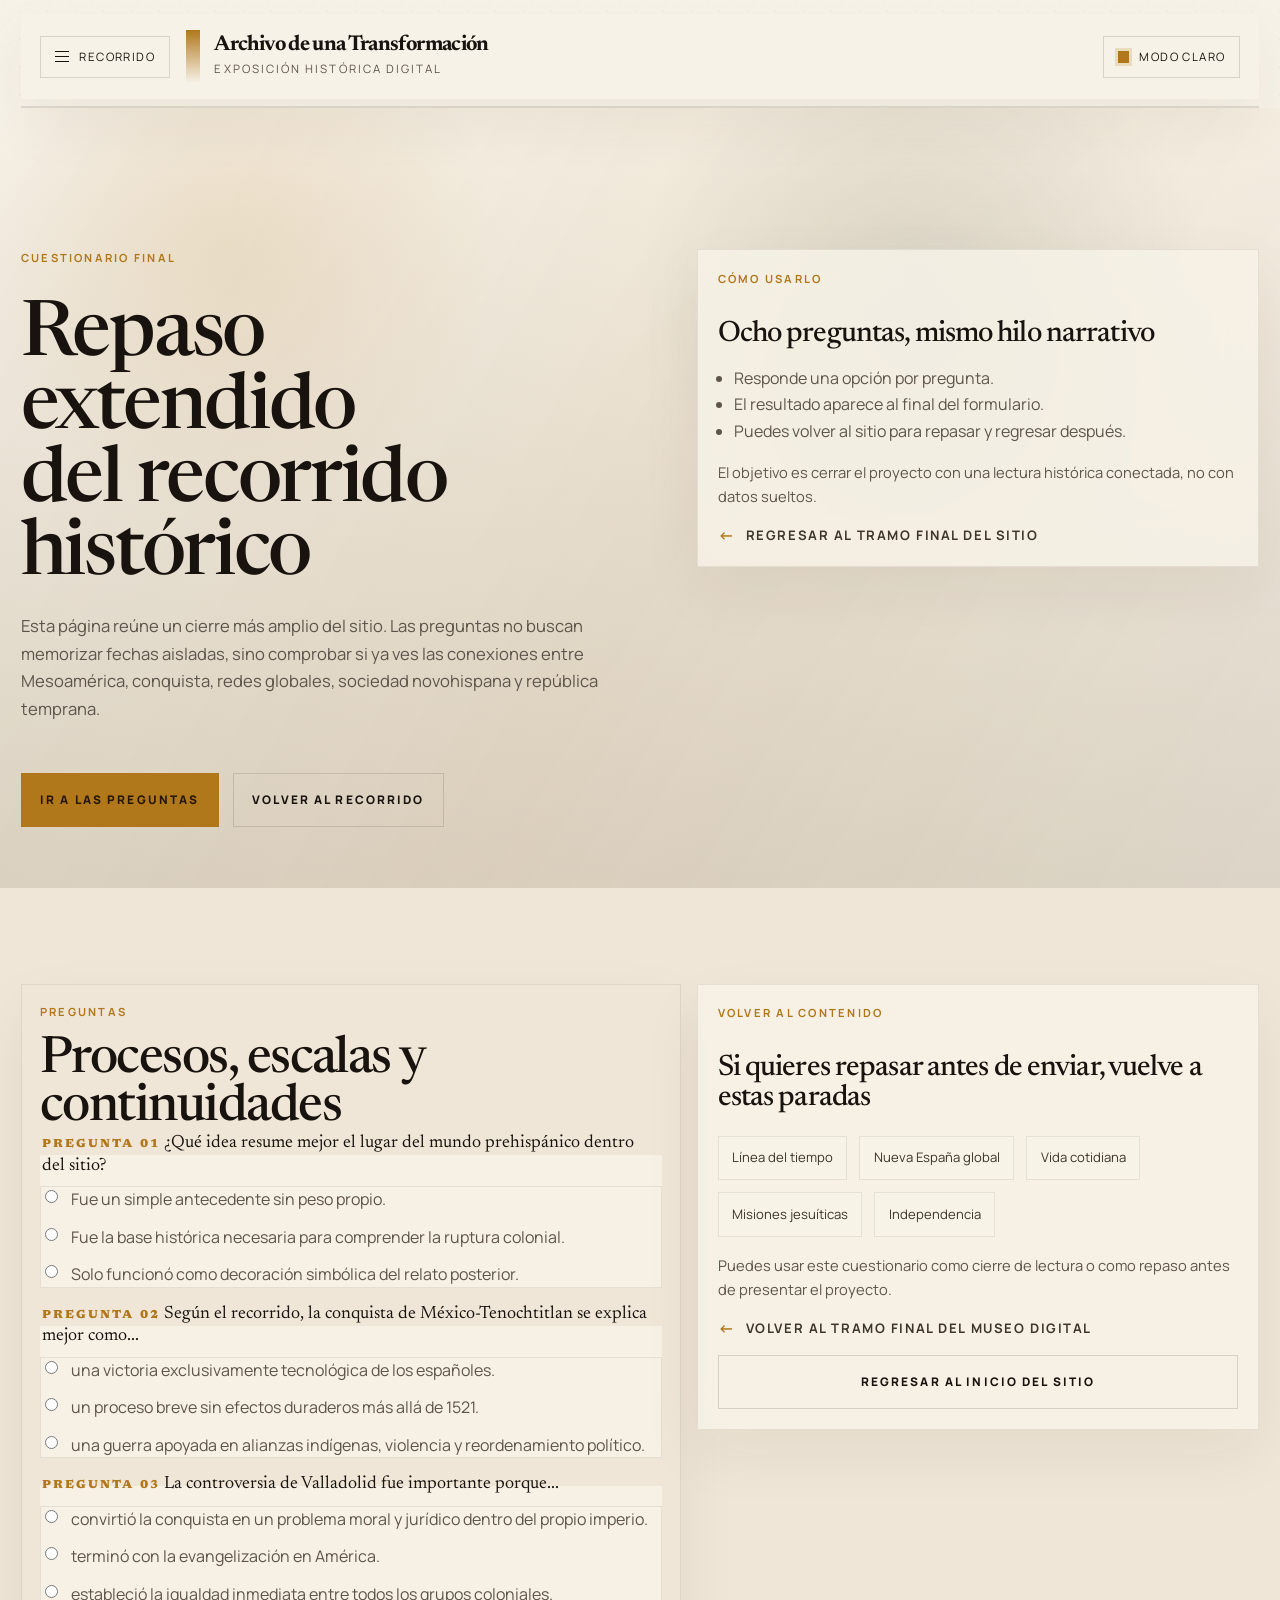
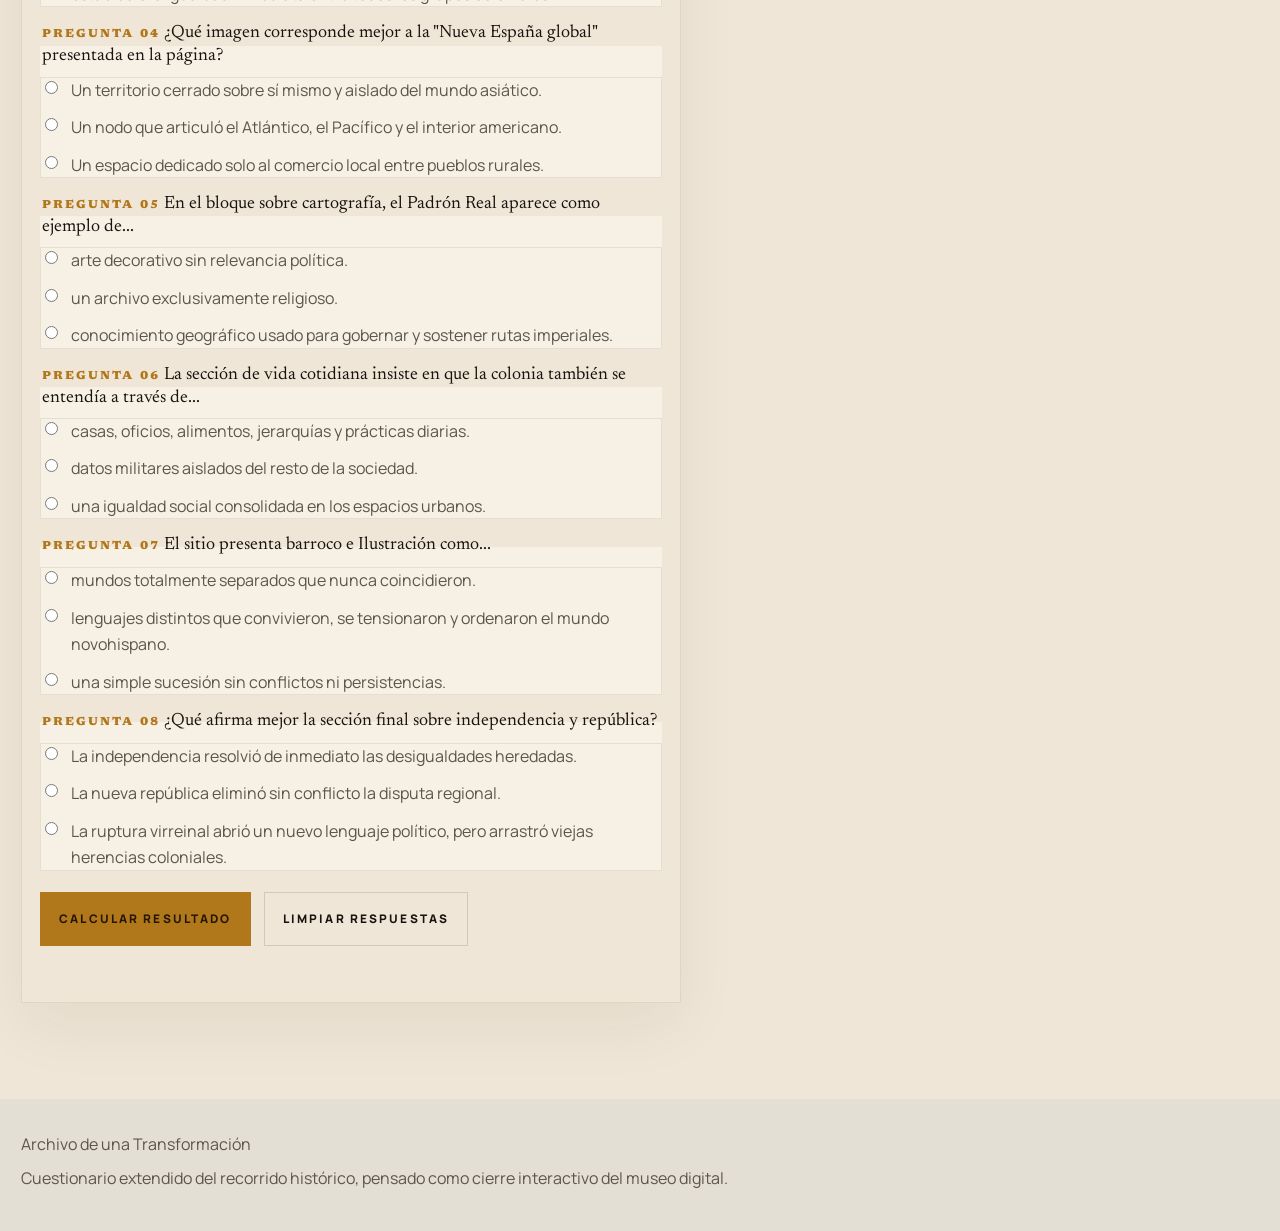
<file: quiz.html>
<!DOCTYPE html>
<html lang="es" data-theme="light">
  <head>
    <meta charset="UTF-8" />
    <meta name="viewport" content="width=device-width, initial-scale=1.0" />
    <meta
      name="description"
      content="Cuestionario extendido del recorrido histórico sobre el mundo prehispánico, la Nueva España y la consolidación republicana."
    />
    <meta name="theme-color" content="#f7f2e8" />
    <title>Cuestionario | Archivo de una Transformación</title>
    <link rel="preconnect" href="https://fonts.googleapis.com" />
    <link rel="preconnect" href="https://fonts.gstatic.com" crossorigin />
    <link
      href="https://fonts.googleapis.com/css2?family=Newsreader:opsz,wght@6..72,400;6..72,500;6..72,600;6..72,700&family=Manrope:wght@400;500;600;700;800&display=swap"
      rel="stylesheet"
    />
    <link rel="stylesheet" href="styles.css" />
  </head>
  <body>
    <a class="skip-link" href="#contenido">Saltar al contenido principal</a>

    <header class="site-header">
      <nav class="site-nav container" aria-label="Navegación principal">
        <button
          class="menu-toggle"
          type="button"
          aria-expanded="false"
          aria-controls="menu-principal"
        >
          <span class="menu-toggle-icon" aria-hidden="true">
            <span></span>
            <span></span>
            <span></span>
          </span>
          <span class="menu-toggle-label">Recorrido</span>
        </button>

        <a class="brand" href="index.html#inicio">
          <span class="brand-mark" aria-hidden="true"></span>
          <span class="brand-text">
            <strong>Archivo de una Transformación</strong>
            <small>Exposición histórica digital</small>
          </span>
        </a>

        <div class="nav-actions">
          <button
            class="theme-toggle"
            type="button"
            aria-pressed="false"
            aria-label="Cambiar tema de color"
          >
            <span class="theme-toggle-dot" aria-hidden="true"></span>
            <span class="theme-toggle-label">Modo claro</span>
          </button>
        </div>
      </nav>

      <div class="reading-progress" aria-hidden="true">
        <span class="reading-progress-bar"></span>
      </div>

      <div class="menu-overlay" aria-hidden="true"></div>

      <aside
        class="menu-drawer"
        id="menu-principal"
        aria-label="Secciones del sitio"
        aria-hidden="true"
      >
        <div class="menu-drawer-head">
          <div>
            <p class="eyebrow">Navegación</p>
            <h2>Muévete por el proyecto</h2>
          </div>
          <button class="menu-close" type="button" aria-label="Cerrar menú">Cerrar</button>
        </div>

        <div class="menu-links">
          <a href="index.html#inicio">Inicio</a>
          <a href="index.html#linea-del-tiempo">Línea del tiempo</a>
          <a href="index.html#prehispanico">Culturas prehispánicas</a>
          <a href="index.html#conquista">Conquista</a>
          <a href="index.html#global">Nueva España global</a>
          <a href="index.html#sociedad">Vida cotidiana</a>
          <a href="index.html#barroco-ilustracion">Barroco e Ilustración</a>
          <a href="index.html#misiones">Misiones jesuíticas</a>
          <a href="index.html#independencia">Independencia</a>
          <a href="index.html#fuentes">Fuentes</a>
          <a href="#quiz-top">Cuestionario extendido</a>
        </div>

        <div class="menu-drawer-footer">
          <p>
            Desde aquí puedes regresar a cualquier sección del museo digital o
            quedarte en esta evaluación extendida.
          </p>
          <a class="button button-primary" href="index.html#independencia">Volver al recorrido</a>
        </div>
      </aside>
    </header>

    <main id="contenido">
      <section class="subpage-hero" id="quiz-top">
        <div class="container quiz-hero-grid">
          <div class="quiz-intro">
            <p class="eyebrow">Cuestionario final</p>
            <h1>Repaso extendido del recorrido histórico</h1>
            <p>
              Esta página reúne un cierre más amplio del sitio. Las preguntas no
              buscan memorizar fechas aisladas, sino comprobar si ya ves las
              conexiones entre Mesoamérica, conquista, redes globales, sociedad
              novohispana y república temprana.
            </p>
            <div class="hero-actions">
              <a class="button button-primary" href="#cuestionario">Ir a las preguntas</a>
              <a class="button button-secondary" href="index.html#independencia">Volver al recorrido</a>
            </div>
          </div>

          <aside class="quiz-meta">
            <p class="card-kicker">Cómo usarlo</p>
            <h3>Ocho preguntas, mismo hilo narrativo</h3>
            <ul>
              <li>Responde una opción por pregunta.</li>
              <li>El resultado aparece al final del formulario.</li>
              <li>Puedes volver al sitio para repasar y regresar después.</li>
            </ul>
            <p class="quiz-note">
              El objetivo es cerrar el proyecto con una lectura histórica
              conectada, no con datos sueltos.
            </p>
            <a class="quiz-return" href="index.html#independencia">Regresar al tramo final del sitio</a>
          </aside>
        </div>
      </section>

      <section class="section section-paper" id="cuestionario">
        <div class="container section-shell">
          <div class="quiz-layout">
            <div class="quiz-shell">
              <p class="card-kicker">Preguntas</p>
              <h2>Procesos, escalas y continuidades</h2>
              <form class="quiz-form quiz-form-extended" id="quiz-form">
                <fieldset class="quiz-question" data-answer="b">
                  <legend>
                    <span class="question-index">Pregunta 01</span>
                    ¿Qué idea resume mejor el lugar del mundo prehispánico dentro del sitio?
                  </legend>
                  <label><input type="radio" name="q1" value="a" /> Fue un simple antecedente sin peso propio.</label>
                  <label><input type="radio" name="q1" value="b" /> Fue la base histórica necesaria para comprender la ruptura colonial.</label>
                  <label><input type="radio" name="q1" value="c" /> Solo funcionó como decoración simbólica del relato posterior.</label>
                </fieldset>

                <fieldset class="quiz-question" data-answer="c">
                  <legend>
                    <span class="question-index">Pregunta 02</span>
                    Según el recorrido, la conquista de México-Tenochtitlan se explica mejor como...
                  </legend>
                  <label><input type="radio" name="q2" value="a" /> una victoria exclusivamente tecnológica de los españoles.</label>
                  <label><input type="radio" name="q2" value="b" /> un proceso breve sin efectos duraderos más allá de 1521.</label>
                  <label><input type="radio" name="q2" value="c" /> una guerra apoyada en alianzas indígenas, violencia y reordenamiento político.</label>
                </fieldset>

                <fieldset class="quiz-question" data-answer="a">
                  <legend>
                    <span class="question-index">Pregunta 03</span>
                    La controversia de Valladolid fue importante porque...
                  </legend>
                  <label><input type="radio" name="q3" value="a" /> convirtió la conquista en un problema moral y jurídico dentro del propio imperio.</label>
                  <label><input type="radio" name="q3" value="b" /> terminó con la evangelización en América.</label>
                  <label><input type="radio" name="q3" value="c" /> estableció la igualdad inmediata entre todos los grupos coloniales.</label>
                </fieldset>

                <fieldset class="quiz-question" data-answer="b">
                  <legend>
                    <span class="question-index">Pregunta 04</span>
                    ¿Qué imagen corresponde mejor a la "Nueva España global" presentada en la página?
                  </legend>
                  <label><input type="radio" name="q4" value="a" /> Un territorio cerrado sobre sí mismo y aislado del mundo asiático.</label>
                  <label><input type="radio" name="q4" value="b" /> Un nodo que articuló el Atlántico, el Pacífico y el interior americano.</label>
                  <label><input type="radio" name="q4" value="c" /> Un espacio dedicado solo al comercio local entre pueblos rurales.</label>
                </fieldset>

                <fieldset class="quiz-question" data-answer="c">
                  <legend>
                    <span class="question-index">Pregunta 05</span>
                    En el bloque sobre cartografía, el Padrón Real aparece como ejemplo de...
                  </legend>
                  <label><input type="radio" name="q5" value="a" /> arte decorativo sin relevancia política.</label>
                  <label><input type="radio" name="q5" value="b" /> un archivo exclusivamente religioso.</label>
                  <label><input type="radio" name="q5" value="c" /> conocimiento geográfico usado para gobernar y sostener rutas imperiales.</label>
                </fieldset>

                <fieldset class="quiz-question" data-answer="a">
                  <legend>
                    <span class="question-index">Pregunta 06</span>
                    La sección de vida cotidiana insiste en que la colonia también se entendía a través de...
                  </legend>
                  <label><input type="radio" name="q6" value="a" /> casas, oficios, alimentos, jerarquías y prácticas diarias.</label>
                  <label><input type="radio" name="q6" value="b" /> datos militares aislados del resto de la sociedad.</label>
                  <label><input type="radio" name="q6" value="c" /> una igualdad social consolidada en los espacios urbanos.</label>
                </fieldset>

                <fieldset class="quiz-question" data-answer="b">
                  <legend>
                    <span class="question-index">Pregunta 07</span>
                    El sitio presenta barroco e Ilustración como...
                  </legend>
                  <label><input type="radio" name="q7" value="a" /> mundos totalmente separados que nunca coincidieron.</label>
                  <label><input type="radio" name="q7" value="b" /> lenguajes distintos que convivieron, se tensionaron y ordenaron el mundo novohispano.</label>
                  <label><input type="radio" name="q7" value="c" /> una simple sucesión sin conflictos ni persistencias.</label>
                </fieldset>

                <fieldset class="quiz-question" data-answer="c">
                  <legend>
                    <span class="question-index">Pregunta 08</span>
                    ¿Qué afirma mejor la sección final sobre independencia y república?
                  </legend>
                  <label><input type="radio" name="q8" value="a" /> La independencia resolvió de inmediato las desigualdades heredadas.</label>
                  <label><input type="radio" name="q8" value="b" /> La nueva república eliminó sin conflicto la disputa regional.</label>
                  <label><input type="radio" name="q8" value="c" /> La ruptura virreinal abrió un nuevo lenguaje político, pero arrastró viejas herencias coloniales.</label>
                </fieldset>

                <div class="quiz-actions-row">
                  <button class="button button-primary" type="submit">Calcular resultado</button>
                  <button class="button button-secondary" type="reset">Limpiar respuestas</button>
                </div>
                <p class="quiz-result" id="quiz-result" aria-live="polite"></p>
              </form>
            </div>

            <aside class="quiz-meta">
              <p class="card-kicker">Volver al contenido</p>
              <h3>Si quieres repasar antes de enviar, vuelve a estas paradas</h3>
              <div class="section-jump-links">
                <a href="index.html#linea-del-tiempo">Línea del tiempo</a>
                <a href="index.html#global">Nueva España global</a>
                <a href="index.html#sociedad">Vida cotidiana</a>
                <a href="index.html#misiones">Misiones jesuíticas</a>
                <a href="index.html#independencia">Independencia</a>
              </div>
              <p class="quiz-note">
                Puedes usar este cuestionario como cierre de lectura o como
                repaso antes de presentar el proyecto.
              </p>
              <a class="quiz-return" href="index.html#independencia">Volver al tramo final del museo digital</a>
              <a class="button button-secondary" href="index.html#inicio">Regresar al inicio del sitio</a>
            </aside>
          </div>
        </div>
      </section>
    </main>

    <footer class="site-footer">
      <div class="container footer-grid">
        <p>Archivo de una Transformación</p>
        <p>Cuestionario extendido del recorrido histórico, pensado como cierre interactivo del museo digital.</p>
      </div>
    </footer>

    <script src="script.js"></script>
  </body>
</html>
</file>
<file: styles.css>
:root {
  --bg: #f7f2e8;
  --surface: #f7f2e8;
  --surface-low: #efe6d7;
  --surface-high: #e5d9c5;
  --surface-hero: #ede1cf;
  --glass: rgba(247, 242, 232, 0.84);
  --glass-strong: rgba(241, 233, 221, 0.94);
  --text: #18130e;
  --muted: #5d554b;
  --muted-strong: #3e352d;
  --primary: #b1771b;
  --primary-strong: #8a5a12;
  --secondary: #506556;
  --tertiary: #857565;
  --outline: rgba(74, 66, 58, 0.1);
  --outline-strong: rgba(74, 66, 58, 0.18);
  --shadow-soft: 0 24px 60px rgba(52, 37, 23, 0.06);
  --shadow-deep: 0 32px 80px rgba(40, 28, 18, 0.11);
  --content-width: min(1240px, calc(100vw - 2.6rem));
  --serif: "Newsreader", Georgia, serif;
  --sans: "Manrope", "Segoe UI", sans-serif;
}

html[data-theme="dark"] {
  --bg: #131313;
  --surface: #131313;
  --surface-low: #1c1b1b;
  --surface-high: #2a2a2a;
  --surface-hero: #131313;
  --glass: rgba(32, 31, 31, 0.8);
  --glass-strong: rgba(42, 42, 42, 0.88);
  --text: #e5e2e1;
  --muted: #b5b0aa;
  --muted-strong: #d1cbc3;
  --primary: #f7bd48;
  --primary-strong: #f0a60e;
  --secondary: #b2ceb3;
  --tertiary: #d1c5b5;
  --outline: rgba(142, 145, 146, 0.16);
  --outline-strong: rgba(142, 145, 146, 0.26);
  --shadow-soft: 0 20px 40px rgba(0, 0, 0, 0.24);
  --shadow-deep: 0 24px 60px rgba(0, 0, 0, 0.44);
}

*,
*::before,
*::after {
  box-sizing: border-box;
}

html {
  scroll-behavior: smooth;
}

body {
  margin: 0;
  background: var(--bg);
  color: var(--text);
  font-family: var(--sans);
  line-height: 1.65;
  transition: background-color 0.25s ease, color 0.25s ease;
}

body::before {
  content: "";
  position: fixed;
  inset: 0;
  pointer-events: none;
  opacity: 0.045;
  background-image:
    radial-gradient(circle at 20% 15%, currentColor 0.45px, transparent 0.9px),
    radial-gradient(circle at 70% 40%, currentColor 0.55px, transparent 1px),
    radial-gradient(circle at 40% 80%, currentColor 0.5px, transparent 0.95px);
  background-size: 22px 22px, 28px 28px, 24px 24px;
  z-index: 0;
}

::selection {
  background: var(--primary);
  color: #201505;
}

a {
  color: inherit;
  text-decoration: none;
}

button,
input,
fieldset,
legend {
  font: inherit;
}

button {
  cursor: pointer;
}

img {
  display: block;
  max-width: 100%;
}

figure {
  margin: 0;
}

.skip-link {
  position: absolute;
  left: 1rem;
  top: -4rem;
  z-index: 300;
  padding: 0.8rem 1rem;
  background: var(--primary);
  color: #201505;
  transition: top 0.2s ease;
}

.skip-link:focus {
  top: 1rem;
}

.container {
  width: var(--content-width);
  margin: 0 auto;
  position: relative;
  z-index: 1;
}

.site-header {
  position: sticky;
  top: 0;
  z-index: 260;
  padding-top: 0.9rem;
  pointer-events: none;
}

.site-header > * {
  pointer-events: auto;
}

.site-nav {
  display: grid;
  grid-template-columns: auto 1fr auto;
  align-items: center;
  gap: 1rem;
  padding: 1rem 1.2rem;
  background: var(--glass);
  backdrop-filter: blur(24px);
  box-shadow: var(--shadow-soft);
}

.reading-progress {
  width: var(--content-width);
  height: 2px;
  margin: 0.45rem auto 0;
  background: color-mix(in srgb, var(--text) 10%, transparent);
  overflow: hidden;
}

.reading-progress-bar {
  display: block;
  width: 100%;
  height: 100%;
  transform: scaleX(0);
  transform-origin: left center;
  background: linear-gradient(90deg, var(--primary) 0%, color-mix(in srgb, var(--secondary) 55%, var(--primary)) 100%);
  opacity: 0.82;
}

.brand {
  display: inline-flex;
  align-items: center;
  gap: 0.9rem;
  min-width: 0;
}

.brand-mark {
  width: 0.9rem;
  height: 3.3rem;
  background: linear-gradient(180deg, var(--primary) 0%, rgba(0, 0, 0, 0) 100%);
}

.brand-text {
  display: grid;
  gap: 0.15rem;
}

.brand-text strong,
.brand-text small {
  display: block;
}

.brand-text strong {
  font-family: var(--serif);
  font-size: 1.35rem;
  line-height: 1;
  letter-spacing: -0.03em;
}

.brand-text small {
  color: var(--muted);
  font-size: 0.72rem;
  letter-spacing: 0.18em;
  text-transform: uppercase;
}

.nav-actions {
  display: flex;
  align-items: center;
  gap: 0.8rem;
  justify-self: end;
}

.theme-toggle,
.menu-toggle,
.menu-close {
  display: inline-flex;
  align-items: center;
  gap: 0.65rem;
  border: 0;
  padding: 0.72rem 0.92rem;
  background: var(--surface-high);
  color: var(--text);
  letter-spacing: 0.12em;
  text-transform: uppercase;
  font-size: 0.72rem;
}

.theme-toggle {
  background: transparent;
  box-shadow: inset 0 0 0 1px var(--outline-strong);
}

.menu-toggle,
.menu-close {
  background: transparent;
  box-shadow: inset 0 0 0 1px var(--outline-strong);
}

.theme-toggle-dot {
  width: 0.72rem;
  height: 0.72rem;
  background: var(--primary);
  box-shadow: 0 0 0 3px color-mix(in srgb, var(--primary) 20%, transparent);
}

.theme-toggle-label {
  white-space: nowrap;
}

.menu-toggle {
  justify-content: center;
  min-width: 7.5rem;
}

.menu-toggle-icon {
  display: grid;
  gap: 4px;
  width: 0.9rem;
}

.menu-toggle-icon span {
  display: block;
  width: 100%;
  height: 1px;
  background: currentColor;
  transition: transform 0.24s ease, opacity 0.24s ease;
}

.menu-toggle-label {
  white-space: nowrap;
}

.menu-overlay {
  position: fixed;
  inset: 0;
  z-index: 250;
  pointer-events: auto;
  background: rgba(10, 10, 10, 0.24);
  backdrop-filter: blur(8px);
  opacity: 0;
  visibility: hidden;
  transition: opacity 0.28s ease, visibility 0.28s ease;
}

.menu-drawer {
  position: fixed;
  left: 0.9rem;
  top: 1rem;
  z-index: 255;
  pointer-events: auto;
  width: min(24rem, calc(100vw - 1.8rem));
  max-height: calc(100svh - 2rem);
  display: grid;
  gap: 1.4rem;
  padding: 1.25rem;
  background: var(--glass-strong);
  backdrop-filter: blur(30px);
  box-shadow: var(--shadow-deep);
  overflow: auto;
  opacity: 0;
  visibility: hidden;
  transform: translateX(-1.2rem);
  transition:
    opacity 0.28s ease,
    transform 0.32s ease,
    visibility 0.28s ease;
}

.menu-drawer::before {
  content: "";
  position: absolute;
  inset: 0;
  box-shadow: inset 0 0 0 1px var(--outline-strong);
  pointer-events: none;
}

.menu-drawer-head,
.menu-drawer-footer {
  position: relative;
  z-index: 1;
}

.menu-drawer-head {
  display: flex;
  align-items: flex-start;
  justify-content: space-between;
  gap: 1rem;
}

.menu-drawer-head h2 {
  font-size: clamp(1.6rem, 3vw, 2.2rem);
}

.menu-close {
  flex: 0 0 auto;
}

.menu-links {
  position: relative;
  z-index: 1;
  display: grid;
  gap: 0.32rem;
}

.menu-links a {
  display: block;
  padding: 0.95rem 1rem;
  color: var(--text);
  font-family: var(--serif);
  font-size: 1.2rem;
  line-height: 1.08;
  background: color-mix(in srgb, var(--surface) 84%, transparent);
  box-shadow: inset 0 0 0 1px var(--outline);
  transition: transform 0.2s ease, background-color 0.2s ease, color 0.2s ease;
}

.menu-links a:hover,
.menu-links a:focus-visible {
  transform: translateX(4px);
  background: var(--surface-high);
}

.menu-drawer-footer {
  display: grid;
  gap: 0.9rem;
  color: var(--muted);
}

.site-header.menu-open .menu-overlay,
.site-header.menu-open .menu-drawer {
  opacity: 1;
  visibility: visible;
}

.site-header.menu-open .menu-drawer {
  transform: translateX(0);
}

.site-header.menu-open .menu-toggle-icon span:nth-child(1) {
  transform: translateY(5px) rotate(45deg);
}

.site-header.menu-open .menu-toggle-icon span:nth-child(2) {
  opacity: 0;
}

.site-header.menu-open .menu-toggle-icon span:nth-child(3) {
  transform: translateY(-5px) rotate(-45deg);
}

body.has-locked-scroll {
  overflow: hidden;
}

.hero {
  position: relative;
  min-height: 96svh;
  margin-top: -5rem;
  padding: 7.5rem 0 4rem;
  overflow: clip;
  background:
    radial-gradient(circle at 20% 20%, color-mix(in srgb, var(--primary) 12%, transparent) 0%, transparent 28%),
    linear-gradient(160deg, color-mix(in srgb, var(--surface) 92%, black 8%) 0%, var(--surface-hero) 100%);
}

.hero-backdrop,
.hero-noise {
  position: absolute;
  inset: 0;
  pointer-events: none;
}

.hero-backdrop img {
  width: 100%;
  height: 100%;
  object-fit: cover;
  opacity: 0.28;
  filter: grayscale(1) contrast(1.05) saturate(0.65);
}

.hero-backdrop::after {
  content: "";
  position: absolute;
  inset: 0;
  background:
    linear-gradient(180deg, rgba(19, 19, 19, 0.16) 0%, rgba(19, 19, 19, 0.7) 100%),
    linear-gradient(90deg, color-mix(in srgb, var(--surface-hero) 84%, transparent) 0%, rgba(0, 0, 0, 0.2) 100%);
}

html[data-theme="light"] .hero-backdrop::after {
  background:
    linear-gradient(180deg, rgba(244, 239, 230, 0.28) 0%, rgba(244, 239, 230, 0.88) 100%),
    linear-gradient(90deg, rgba(244, 239, 230, 0.92) 0%, rgba(244, 239, 230, 0.48) 100%);
}

.hero-noise {
  opacity: 0.12;
  background-image:
    linear-gradient(135deg, rgba(255, 255, 255, 0.08) 0%, transparent 45%),
    radial-gradient(circle at 25% 30%, rgba(255, 255, 255, 0.1) 0.7px, transparent 1.3px),
    radial-gradient(circle at 80% 48%, rgba(255, 255, 255, 0.09) 0.9px, transparent 1.4px);
  background-size: auto, 26px 26px, 32px 32px;
}

.hero-grid {
  display: grid;
  grid-template-columns: minmax(0, 1.18fr) minmax(320px, 0.82fr);
  gap: 2.2rem;
  align-items: end;
}

.hero-copy {
  padding-top: 4rem;
}

.eyebrow,
.panel-label,
.card-kicker {
  margin: 0 0 0.9rem;
  color: var(--primary);
  font-size: 0.7rem;
  font-weight: 700;
  letter-spacing: 0.2em;
  text-transform: uppercase;
}

h1,
h2,
h3,
blockquote {
  margin: 0;
  font-family: var(--serif);
  font-weight: 500;
  line-height: 0.95;
  letter-spacing: -0.03em;
}

h1 {
  max-width: 12ch;
  font-size: clamp(3.5rem, 7vw, 6.8rem);
}

h2 {
  font-size: clamp(2.3rem, 4vw, 4.1rem);
}

h3 {
  font-size: clamp(1.45rem, 2.3vw, 2rem);
  line-height: 1.02;
}

p {
  margin: 0;
}

.hero-lead,
.section-heading p:not(.eyebrow),
.intro-text,
.timeline-card p:not(.card-kicker),
.feature-card p:not(.card-kicker),
.debate-card p:not(.card-kicker),
.contrast-card p:not(.card-kicker),
.accordion-panel,
.source-column p,
.closing-step p,
.section-illustration figcaption {
  color: var(--muted);
}

.hero-lead {
  max-width: 58ch;
  margin-top: 1.6rem;
  font-size: 1.08rem;
  line-height: 1.8;
}

.hero-actions {
  display: flex;
  flex-wrap: wrap;
  gap: 0.9rem;
  margin-top: 2rem;
}

.button {
  display: inline-flex;
  align-items: center;
  justify-content: center;
  min-height: 3.35rem;
  padding: 0.9rem 1.2rem;
  border: 0;
  font-size: 0.74rem;
  font-weight: 800;
  letter-spacing: 0.18em;
  text-transform: uppercase;
  transition: transform 0.2s ease, background-color 0.2s ease, color 0.2s ease;
}

.button-primary {
  background: var(--primary);
  color: #241704;
}

.button-primary:hover,
.button-primary:focus-visible {
  background: var(--primary-strong);
  color: #fff7e6;
  transform: translateY(-2px);
}

.button-secondary {
  background: transparent;
  color: var(--text);
  box-shadow: inset 0 0 0 1px var(--outline-strong);
}

.button-secondary:hover,
.button-secondary:focus-visible {
  background: var(--surface-high);
}

.button:focus-visible,
.theme-toggle:focus-visible,
.menu-toggle:focus-visible,
.menu-close:focus-visible,
.timeline-trigger:focus-visible,
.accordion-trigger:focus-visible,
.quiz-form input:focus-visible,
.menu-links a:focus-visible,
.route-links a:focus-visible {
  outline: 2px solid var(--primary);
  outline-offset: 3px;
}

.hero-tags {
  display: flex;
  flex-wrap: wrap;
  gap: 0.7rem;
  margin: 2rem 0 0;
  padding: 0;
  list-style: none;
}

.hero-tags li {
  padding: 0.78rem 0.88rem;
  background: color-mix(in srgb, var(--glass-strong) 86%, transparent);
  color: var(--muted-strong);
  font-size: 0.82rem;
  box-shadow: inset 0 0 0 1px var(--outline);
}

.hero-panel,
.timeline-card,
.feature-card,
.debate-card,
.contrast-card,
.accordion-card,
.source-column,
.quiz-card,
.closing-step,
.section-note,
.media-frame,
.section-illustration,
.route-map {
  position: relative;
  background: var(--surface-low);
  box-shadow: var(--shadow-soft);
}

.hero-panel,
.section-deep .debate-card,
.section-deep .closing-step,
.section-deep .quiz-card,
.section-deep .section-illustration {
  background: var(--glass);
  backdrop-filter: blur(24px);
}

.hero-panel::before,
.timeline-card::before,
.feature-card::before,
.debate-card::before,
.contrast-card::before,
.accordion-card::before,
.source-column::before,
.quiz-card::before,
.closing-step::before,
.section-note::before,
.media-frame::before,
.section-illustration::before,
.route-map::before {
  content: "";
  position: absolute;
  inset: 0;
  box-shadow: inset 0 0 0 1px var(--outline);
  pointer-events: none;
}

.hero-panel {
  padding: 1rem;
}

.hero-figure {
  background: color-mix(in srgb, var(--surface-high) 84%, transparent);
  margin-bottom: 1rem;
}

.hero-figure img {
  width: 100%;
  height: auto;
  aspect-ratio: 4 / 3;
  object-fit: cover;
  filter: grayscale(0.1) saturate(0.88);
}

.panel-stack,
.global-visuals,
.global-cards,
.closing-timeline {
  display: grid;
  gap: 1rem;
}

.panel-card {
  display: grid;
  grid-template-columns: auto 1fr;
  gap: 1rem;
  padding: 1rem;
  background: color-mix(in srgb, var(--surface) 86%, transparent);
}

.panel-card h3 {
  margin-bottom: 0.5rem;
}

.panel-index {
  color: var(--primary);
  font-size: 0.8rem;
  font-weight: 700;
  letter-spacing: 0.18em;
  padding-top: 0.25rem;
}

.section {
  position: relative;
  padding: 6rem 0;
  background: var(--surface);
}

.section-intro,
.section-paper {
  background: var(--surface-low);
}

.section-light {
  background: var(--surface);
}

.section-deep {
  background:
    radial-gradient(circle at 10% 10%, color-mix(in srgb, var(--primary) 10%, transparent) 0%, transparent 20%),
    linear-gradient(180deg, color-mix(in srgb, var(--surface) 88%, black 12%) 0%, color-mix(in srgb, var(--surface-low) 90%, black 10%) 100%);
}

.section-shell {
  display: grid;
  gap: 2.5rem;
}

.section-heading {
  display: grid;
  gap: 1rem;
  max-width: 74ch;
}

.heading-light p:not(.eyebrow) {
  color: var(--muted);
}

.intro-grid {
  display: grid;
  grid-template-columns: minmax(0, 0.78fr) minmax(0, 1.1fr);
  gap: 2rem;
  align-items: center;
}

.intro-text {
  font-size: 1.05rem;
}

.timeline-layout {
  display: grid;
  grid-template-columns: minmax(240px, 0.72fr) minmax(0, 1.28fr);
  gap: 2rem;
  align-items: start;
}

.timeline-nav {
  display: grid;
  gap: 0.35rem;
}

.timeline-trigger {
  position: relative;
  display: grid;
  gap: 0.25rem;
  padding: 1.2rem 1.1rem 1.2rem 1.25rem;
  border: 0;
  text-align: left;
  background: transparent;
  color: var(--text);
  transition: background-color 0.2s ease;
}

.timeline-trigger::after {
  content: "";
  position: absolute;
  left: 0;
  top: 1.15rem;
  bottom: 1.15rem;
  width: 2px;
  background: transparent;
}

.timeline-trigger.is-active {
  background: var(--surface-low);
}

.timeline-trigger.is-active::after {
  background: var(--primary);
}

.trigger-year {
  color: var(--primary);
  font-size: 0.7rem;
  font-weight: 800;
  letter-spacing: 0.18em;
  text-transform: uppercase;
}

.trigger-title {
  font-family: var(--serif);
  font-size: 1.18rem;
  line-height: 1.15;
}

.timeline-card,
.feature-card,
.contrast-card,
.source-column {
  padding: 1.7rem;
}

.debate-card,
.closing-step,
.quiz-card {
  padding: 1.6rem;
}

.timeline-card ul,
.feature-card ul,
.debate-card ul,
.contrast-card ul,
.source-column ul {
  margin: 1rem 0 0;
  padding-left: 1.15rem;
  color: var(--muted);
}

.timeline-card li,
.feature-card li,
.debate-card li,
.contrast-card li,
.source-column li {
  margin-bottom: 0.5rem;
}

.feature-grid,
.mission-grid,
.debate-grid,
.sources-grid {
  display: grid;
  grid-template-columns: repeat(3, minmax(0, 1fr));
  gap: 1rem;
}

.feature-card-strong,
.contrast-card-strong,
.debate-card-highlight {
  background: var(--surface-high);
}

.section-note {
  padding: 1.6rem;
}

.inline-points {
  display: grid;
  grid-template-columns: repeat(3, minmax(0, 1fr));
  gap: 1rem 1.2rem;
  margin: 0;
  padding: 0;
  list-style: none;
}

.inline-points li {
  color: var(--muted);
}

blockquote {
  margin: 1.4rem 0 0;
  color: var(--tertiary);
  font-size: 1.4rem;
  font-style: italic;
  line-height: 1.2;
}

.section-illustration {
  padding: 0.85rem;
}

.section-illustration img {
  width: 100%;
  height: auto;
  filter: saturate(0.92);
}

.section-illustration figcaption {
  padding: 0.95rem 0.2rem 0.1rem;
  font-size: 0.9rem;
}

.global-grid {
  display: grid;
  grid-template-columns: minmax(320px, 0.94fr) minmax(0, 1.06fr);
  gap: 1.4rem;
}

.compact-illustration figcaption {
  padding-bottom: 0;
}

.route-map {
  min-height: 27rem;
  padding: 2rem;
  overflow: hidden;
  background:
    linear-gradient(160deg, color-mix(in srgb, var(--secondary) 10%, transparent) 0%, transparent 100%),
    color-mix(in srgb, var(--surface-low) 90%, black 10%);
}

.route-map-canvas {
  position: absolute;
  inset: 0;
  width: 100%;
  height: 100%;
  z-index: 0;
  background:
    radial-gradient(circle at 18% 24%, color-mix(in srgb, var(--primary) 14%, transparent) 0%, transparent 22%),
    linear-gradient(180deg, color-mix(in srgb, var(--surface) 82%, black 18%) 0%, color-mix(in srgb, var(--surface-low) 88%, black 12%) 100%);
}

.route-map .leaflet-container {
  width: 100%;
  height: 100%;
  background: transparent;
  font-family: var(--sans);
  filter: saturate(0.72) contrast(0.96) sepia(0.14);
}

.route-map .leaflet-tile {
  filter: grayscale(0.22) sepia(0.24);
}

.route-map::after {
  content: "";
  position: absolute;
  inset: 0;
  pointer-events: none;
  background:
    linear-gradient(180deg, color-mix(in srgb, var(--surface) 18%, transparent) 0%, color-mix(in srgb, var(--surface) 64%, transparent) 100%),
    linear-gradient(135deg, transparent 0%, transparent 36%, color-mix(in srgb, var(--primary) 24%, transparent) 36.3%, color-mix(in srgb, var(--primary) 24%, transparent) 36.8%, transparent 37.1%, transparent 100%),
    linear-gradient(180deg, transparent 0%, transparent 53%, color-mix(in srgb, var(--secondary) 22%, transparent) 53.2%, color-mix(in srgb, var(--secondary) 22%, transparent) 53.7%, transparent 54%, transparent 100%);
  z-index: 0;
}

.route-map-panel,
.route-map-fallback {
  position: relative;
  z-index: 2;
}

.route-map-panel {
  display: grid;
  gap: 0.8rem;
  max-width: 22rem;
  padding: 1rem;
  background: color-mix(in srgb, var(--glass-strong) 94%, transparent);
  backdrop-filter: blur(20px);
  box-shadow: var(--shadow-soft);
}

.route-links {
  display: flex;
  flex-wrap: wrap;
  gap: 0.8rem;
}

.route-links a {
  color: var(--primary-strong);
  font-size: 0.8rem;
  font-weight: 700;
  letter-spacing: 0.12em;
  text-transform: uppercase;
}

.route-key {
  display: grid;
  gap: 0.55rem;
  margin: 0.15rem 0 0;
  padding: 0;
  list-style: none;
}

.route-key li {
  display: grid;
  gap: 0.08rem;
}

.route-key strong {
  font-family: var(--serif);
  font-size: 0.98rem;
}

.route-key span {
  color: var(--muted);
  font-size: 0.8rem;
}

.route-map-fallback {
  position: absolute;
  left: 2rem;
  bottom: 1.8rem;
  max-width: 18rem;
  padding: 0.65rem 0.85rem;
  color: var(--muted);
  font-size: 0.82rem;
  background: color-mix(in srgb, var(--glass) 88%, transparent);
  backdrop-filter: blur(14px);
  transition: opacity 0.25s ease;
}

.route-map.is-loaded .route-map-fallback {
  opacity: 0;
  pointer-events: none;
}

.route-node {
  position: absolute;
  z-index: 2;
  display: grid;
  gap: 0.18rem;
  max-width: 10rem;
  padding: 0.8rem;
  background: var(--glass-strong);
  backdrop-filter: blur(18px);
  box-shadow: var(--shadow-soft);
}

.route-node::before {
  content: "";
  position: absolute;
  left: 0.8rem;
  top: -0.5rem;
  width: 0.72rem;
  height: 0.72rem;
  background: var(--primary);
}

.route-node strong {
  font-family: var(--serif);
  font-size: 1.05rem;
}

.route-node span,
.route-label {
  color: var(--muted);
  font-size: 0.8rem;
}

.route-node-top-left {
  top: 2.2rem;
  left: 2rem;
}

.route-node-center {
  top: 8rem;
  left: 9rem;
}

.route-node-bottom-left {
  bottom: 3rem;
  left: 3.2rem;
}

.route-node-bottom-right {
  bottom: 5rem;
  right: 4.2rem;
}

.route-node-top-right {
  top: 3rem;
  right: 2.5rem;
}

.route-label {
  position: absolute;
  z-index: 2;
  letter-spacing: 0.14em;
  text-transform: uppercase;
}

.route-label-atlantic {
  left: 2rem;
  bottom: 1.7rem;
}

.route-label-pacific {
  right: 2rem;
  top: 12.2rem;
}

.route-map .leaflet-popup-content-wrapper,
.route-map .leaflet-popup-tip {
  background: color-mix(in srgb, var(--surface) 94%, var(--surface-low));
  color: var(--text);
  box-shadow: var(--shadow-soft);
}

.route-map .leaflet-popup-content {
  margin: 0.85rem 0.95rem;
  font-family: var(--sans);
  line-height: 1.5;
}

.route-map .leaflet-popup-content strong {
  display: block;
  margin-bottom: 0.3rem;
  font-family: var(--serif);
  font-size: 1.05rem;
}

.route-map .leaflet-control-zoom {
  border: 0;
  box-shadow: var(--shadow-soft);
}

.route-map .leaflet-control-zoom a {
  width: 2rem;
  height: 2rem;
  border: 0;
  background: color-mix(in srgb, var(--surface) 92%, var(--surface-low));
  color: var(--text);
}

.accordion-grid,
.contrast-grid {
  display: grid;
  grid-template-columns: repeat(2, minmax(0, 1fr));
  gap: 1rem;
}

.accordion-card {
  background: var(--surface-low);
}

.accordion-trigger {
  display: flex;
  align-items: center;
  justify-content: space-between;
  gap: 1rem;
  width: 100%;
  padding: 1.2rem 1.25rem;
  border: 0;
  background: transparent;
  color: var(--text);
  font-family: var(--serif);
  font-size: 1.2rem;
  text-align: left;
}

.accordion-trigger::after {
  content: "+";
  color: var(--primary);
  font-family: var(--sans);
  font-size: 1.25rem;
}

.accordion-trigger[aria-expanded="true"]::after {
  content: "\2212";
}

.accordion-panel {
  padding: 0 1.25rem 1.3rem;
}

.closing-grid {
  display: grid;
  grid-template-columns: minmax(0, 1.1fr) minmax(320px, 0.8fr);
  gap: 1rem;
  align-items: start;
}

.closing-step {
  display: grid;
  grid-template-columns: 7rem 1fr;
  gap: 1rem;
}

.closing-step span {
  color: var(--primary);
  font-size: 0.72rem;
  font-weight: 800;
  letter-spacing: 0.18em;
  text-transform: uppercase;
}

.closing-step h3,
.closing-step p {
  grid-column: 2;
}

.closing-step h3 {
  margin-bottom: 0.5rem;
}

.quiz-form {
  display: grid;
  gap: 1.2rem;
}

.quiz-form fieldset {
  display: grid;
  gap: 0.7rem;
  margin: 0;
  padding: 0;
  border: 0;
}

.quiz-form legend {
  margin-bottom: 0.2rem;
  font-family: var(--serif);
  font-size: 1.12rem;
  line-height: 1.2;
}

.quiz-form label {
  display: flex;
  gap: 0.65rem;
  align-items: flex-start;
  color: var(--muted);
}

.quiz-form input[type="radio"] {
  accent-color: var(--primary);
  margin-top: 0.25rem;
}

.quiz-result {
  min-height: 1.4rem;
  color: var(--primary);
}

.quiz-card-portal {
  display: grid;
  gap: 1rem;
}

.quiz-preview-list {
  display: grid;
  gap: 0.65rem;
  margin: 0;
  padding-left: 1.1rem;
  color: var(--muted);
}

.quiz-portal-actions {
  margin-top: 0.2rem;
}

.subpage-hero {
  position: relative;
  padding: 8.8rem 0 3.8rem;
  background:
    radial-gradient(circle at 18% 18%, color-mix(in srgb, var(--primary) 13%, transparent) 0%, transparent 22%),
    linear-gradient(180deg, var(--surface) 0%, color-mix(in srgb, var(--surface-low) 92%, black 8%) 100%);
}

.subpage-hero::before {
  content: "";
  position: absolute;
  inset: 0;
  pointer-events: none;
  background:
    linear-gradient(120deg, transparent 0%, color-mix(in srgb, var(--primary) 8%, transparent) 52%, transparent 100%),
    radial-gradient(circle at 72% 24%, color-mix(in srgb, var(--secondary) 18%, transparent) 0%, transparent 26%);
  opacity: 0.8;
}

.quiz-hero-grid,
.quiz-layout {
  display: grid;
  grid-template-columns: minmax(0, 1.08fr) minmax(300px, 0.92fr);
  gap: 1rem;
  align-items: start;
}

.quiz-layout {
  align-items: start;
}

.quiz-intro {
  display: grid;
  gap: 1.2rem;
}

.subpage-hero h1 {
  max-width: 9ch;
  font-size: clamp(3rem, 6vw, 5.4rem);
}

.quiz-intro p:not(.eyebrow) {
  max-width: 58ch;
  color: var(--muted);
  font-size: 1.04rem;
}

.quiz-meta,
.quiz-shell {
  position: relative;
  background: var(--surface-low);
  box-shadow: var(--shadow-soft);
}

.quiz-meta::before,
.quiz-shell::before,
.quiz-question::before {
  content: "";
  position: absolute;
  inset: 0;
  box-shadow: inset 0 0 0 1px var(--outline);
  pointer-events: none;
}

.quiz-meta {
  display: grid;
  gap: 1rem;
  padding: 1.3rem;
  background: var(--glass);
  backdrop-filter: blur(22px);
}

.quiz-layout > .quiz-meta {
  position: sticky;
  top: 6.5rem;
}

.quiz-meta ul {
  margin: 0;
  padding-left: 1rem;
  color: var(--muted);
}

.quiz-shell {
  padding: 1.2rem;
}

.quiz-form-extended {
  gap: 1rem;
}

.quiz-question {
  position: relative;
  display: grid;
  gap: 0.8rem;
  padding: 1.25rem;
  background: color-mix(in srgb, var(--surface) 88%, transparent);
}

.quiz-question legend {
  margin-bottom: 0.55rem;
}

.question-index {
  display: inline-block;
  margin-bottom: 0.25rem;
  color: var(--primary);
  font-size: 0.72rem;
  font-weight: 800;
  letter-spacing: 0.18em;
  text-transform: uppercase;
}

.quiz-actions-row {
  display: flex;
  flex-wrap: wrap;
  gap: 0.8rem;
  align-items: center;
  margin-top: 0.35rem;
}

.quiz-return {
  display: inline-flex;
  align-items: center;
  gap: 0.65rem;
  color: var(--muted-strong);
  font-size: 0.82rem;
  font-weight: 700;
  letter-spacing: 0.12em;
  text-transform: uppercase;
}

.quiz-return::before {
  content: "\2190";
  color: var(--primary);
  font-size: 1rem;
  line-height: 1;
}

.quiz-note {
  color: var(--muted);
  font-size: 0.92rem;
}

.section-jump-links {
  display: flex;
  flex-wrap: wrap;
  gap: 0.75rem;
  margin-top: 0.4rem;
}

.section-jump-links a {
  padding: 0.72rem 0.9rem;
  background: color-mix(in srgb, var(--surface) 84%, transparent);
  box-shadow: inset 0 0 0 1px var(--outline);
  color: var(--muted-strong);
  font-size: 0.82rem;
}

.js-ready .reveal {
  opacity: 0;
  transform: translate3d(0, 2rem, 0);
  filter: blur(10px);
  transition:
    opacity 0.75s ease,
    transform 0.9s cubic-bezier(0.2, 0.8, 0.2, 1),
    filter 0.8s ease;
  transition-delay: var(--reveal-delay, 0ms);
}

.js-ready .reveal.is-visible {
  opacity: 1;
  transform: translate3d(0, 0, 0);
  filter: blur(0);
}

.js-ready .reveal-left {
  transform: translate3d(-2rem, 1.4rem, 0);
}

.js-ready .reveal-right {
  transform: translate3d(2rem, 1.4rem, 0);
}

.js-ready .reveal-scale {
  transform: translate3d(0, 1.5rem, 0) scale(0.97);
}

.parallax-layer {
  will-change: transform;
}

.site-footer {
  padding: 2rem 0 2.5rem;
  background: color-mix(in srgb, var(--surface) 92%, black 8%);
}

.footer-grid {
  display: grid;
  gap: 0.45rem;
  color: var(--muted);
}

@media (max-width: 1120px) {
  .hero-grid,
  .timeline-layout,
  .global-grid,
  .closing-grid,
  .quiz-hero-grid,
  .quiz-layout,
  .intro-grid,
  .feature-grid,
  .mission-grid,
  .debate-grid,
  .sources-grid,
  .accordion-grid,
  .contrast-grid,
  .inline-points {
    grid-template-columns: 1fr;
  }

  .hero {
    min-height: auto;
  }

  .hero-copy {
    padding-top: 2rem;
  }

  .quiz-layout > .quiz-meta {
    position: static;
    top: auto;
  }

  .route-map {
    min-height: 30rem;
  }
}

@media (max-width: 920px) {
  .site-nav {
    grid-template-columns: auto 1fr auto;
  }

  .menu-drawer {
    top: 0.75rem;
    left: 0.75rem;
    width: min(22rem, calc(100vw - 1.5rem));
    max-height: calc(100svh - 1.5rem);
  }

  .hero-actions {
    flex-direction: column;
    align-items: flex-start;
  }

  .button {
    width: 100%;
  }

  .theme-toggle-label {
    display: none;
  }
}

@media (max-width: 680px) {
  :root {
    --content-width: min(1240px, calc(100vw - 1.5rem));
  }

  .site-nav {
    padding: 0.9rem;
  }

  .reading-progress {
    width: calc(100vw - 1.5rem);
  }

  .brand-text strong {
    font-size: 1.15rem;
  }

  .brand-text small {
    font-size: 0.62rem;
    letter-spacing: 0.15em;
  }

  .section,
  .hero {
    padding-left: 0;
    padding-right: 0;
  }

  .hero {
    padding-top: 7rem;
    padding-bottom: 3rem;
  }

  .timeline-card,
  .feature-card,
  .contrast-card,
  .source-column,
  .debate-card,
  .closing-step,
  .quiz-card,
  .section-note {
    padding: 1.3rem;
  }

  .route-map {
    min-height: 32rem;
    padding: 1.2rem;
  }

  .route-map-panel {
    max-width: 100%;
  }

  .route-node {
    max-width: 8rem;
    padding: 0.65rem;
  }

  .route-node-center {
    top: 8.6rem;
    left: 5.8rem;
  }

  .route-node-bottom-left {
    left: 1.6rem;
  }

  .route-node-bottom-right,
  .route-node-top-right {
    right: 1.4rem;
  }

  .route-map-fallback {
    left: 1.2rem;
    right: 1.2rem;
    bottom: 1.2rem;
    max-width: none;
  }

  .closing-step {
    grid-template-columns: 1fr;
  }

  .closing-step h3,
  .closing-step p {
    grid-column: 1;
  }

  .menu-toggle {
    min-width: auto;
    padding-inline: 0.8rem;
  }

  .menu-toggle-label {
    display: none;
  }

  .menu-drawer {
    padding: 1rem;
  }

  .menu-drawer-head {
    align-items: center;
  }

  .menu-links a {
    font-size: 1.08rem;
  }

  .quiz-shell,
  .quiz-meta {
    padding: 1rem;
  }

  .quiz-question {
    padding: 1.05rem;
  }
}

@media (prefers-reduced-motion: reduce) {
  html {
    scroll-behavior: auto;
  }

  *,
  *::before,
  *::after {
    animation-duration: 0.01ms !important;
    animation-iteration-count: 1 !important;
    transition-duration: 0.01ms !important;
    scroll-behavior: auto !important;
  }

  .js-ready .reveal,
  .js-ready .reveal.is-visible,
  .js-ready .reveal-left,
  .js-ready .reveal-right,
  .js-ready .reveal-scale {
    opacity: 1;
    transform: none;
    filter: none;
  }
}
</file>
